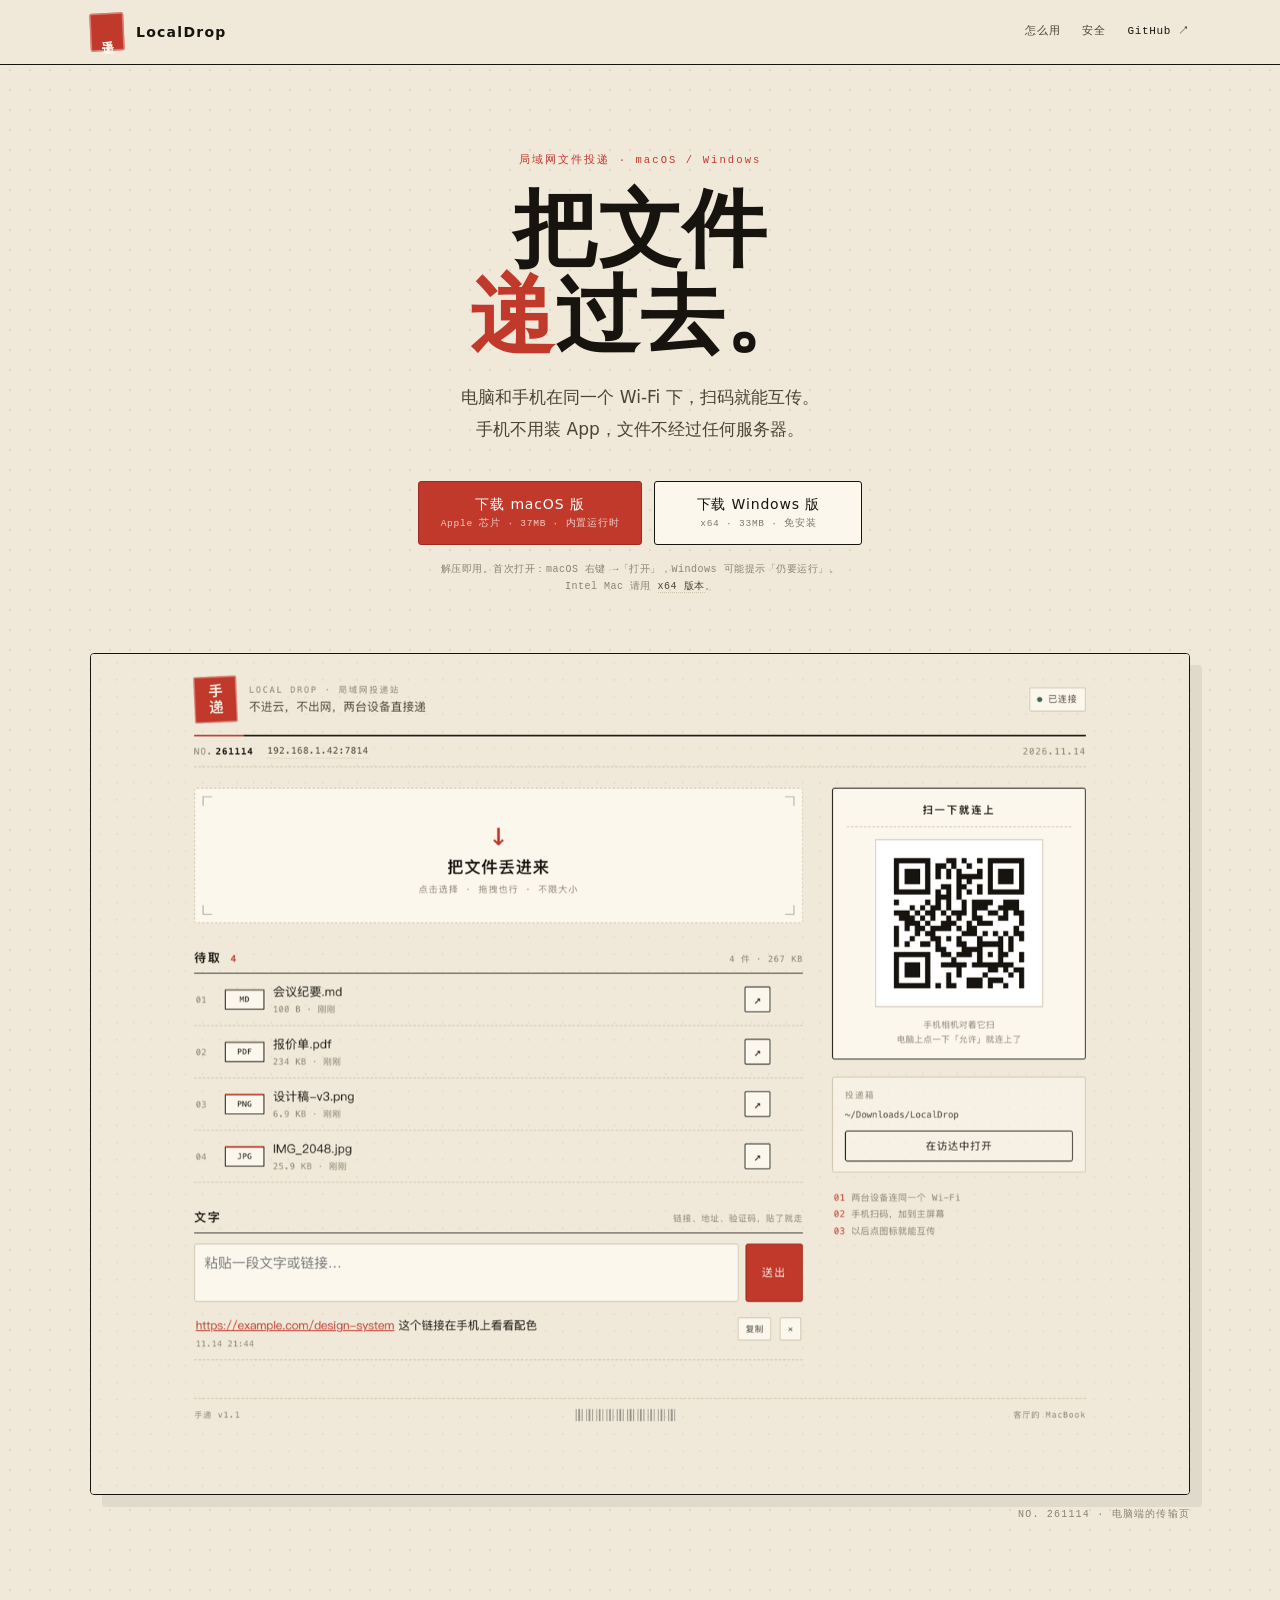
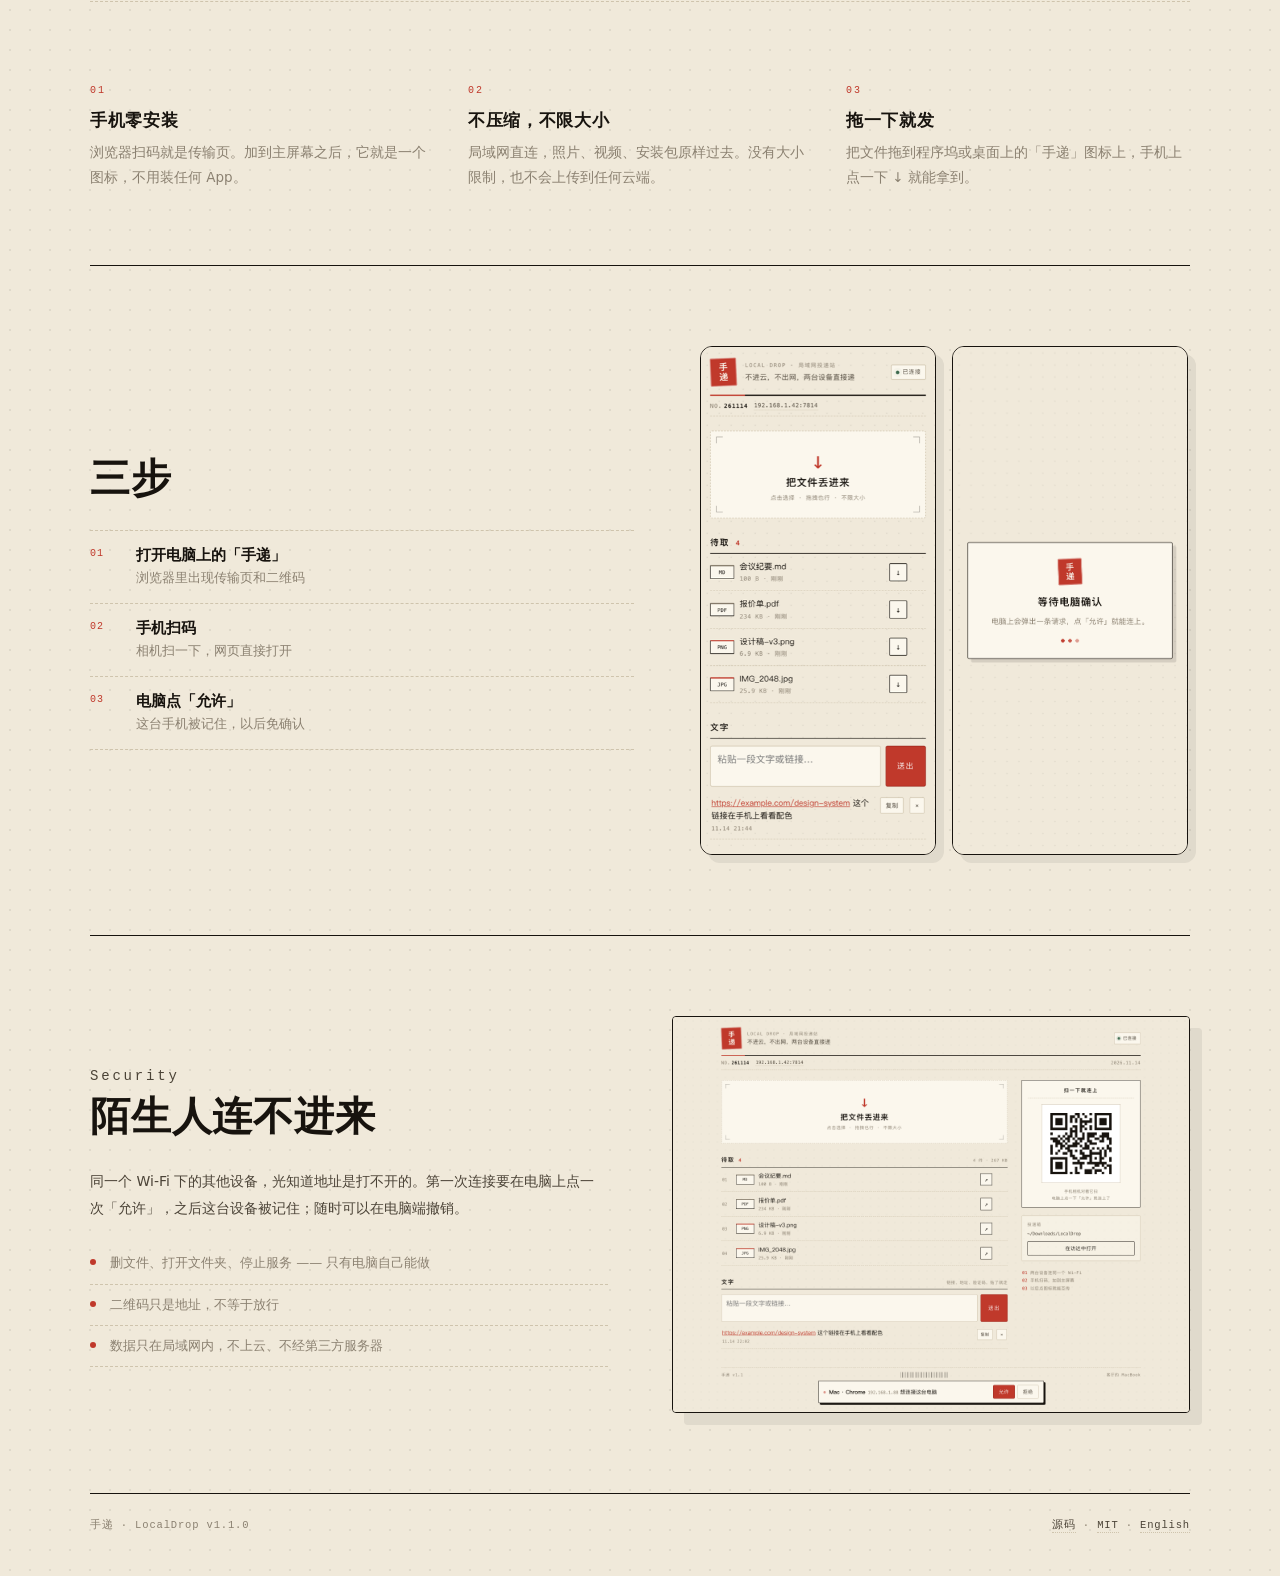
<file: docs/index.html>
<!doctype html>
<html lang="zh-CN">
<head>
<meta charset="utf-8">
<meta name="viewport" content="width=device-width, initial-scale=1">
<title>手递 · LocalDrop — 电脑和手机之间，把文件递过去</title>
<meta name="description" content="局域网文件投递：macOS / Windows 桌面端 + 手机浏览器。扫码即传，手机不装 App，文件不经过任何服务器。">
<meta name="theme-color" content="#f0e9da">
<link rel="icon" href="icon.svg" type="image/svg+xml">
<meta property="og:title" content="手递 · LocalDrop">
<meta property="og:description" content="电脑和手机在同一个 Wi-Fi 下，扫码就能互传。手机不装 App，文件不经过任何服务器。">
<meta property="og:image" content="screenshot-desktop.png">
<style>
:root {
  --paper: #f0e9da;
  --paper-2: #fbf7ed;
  --paper-3: #e8e0cd;
  --ink: #17130e;
  --ink-2: #4b4337;
  --muted: #8b8171;
  --line: #cfc4ad;
  --red: #c0392b;
  --red-dark: #9c2c21;
  --sans: "PingFang SC", "Hiragino Sans GB", "Noto Sans SC", "Source Han Sans SC",
          "Microsoft YaHei", system-ui, -apple-system, sans-serif;
  --mono: ui-monospace, "SFMono-Regular", "SF Mono", Menlo, Consolas, monospace;
}

* { box-sizing: border-box; }

html { scroll-behavior: smooth; }

body {
  margin: 0;
  color: var(--ink);
  font-family: var(--sans);
  background-color: var(--paper);
  background-image: radial-gradient(rgba(23, 19, 14, .075) 1px, transparent 1px);
  background-size: 20px 20px;
  -webkit-font-smoothing: antialiased;
}

a { color: inherit; }

.wrap {
  width: min(1100px, 100% - 48px);
  margin: 0 auto;
}

/* ---------------------------------------------------------------- 顶栏 */

.bar {
  position: sticky;
  top: 0;
  z-index: 10;
  background: rgba(240, 233, 218, .92);
  backdrop-filter: blur(10px);
  border-bottom: 1.5px solid var(--ink);
}

.bar .wrap {
  height: 64px;
  display: flex;
  align-items: center;
  gap: 13px;
}

.brand {
  display: flex;
  align-items: center;
  gap: 12px;
  text-decoration: none;
}

.seal {
  width: 34px;
  height: 38px;
  display: grid;
  place-items: center;
  background: var(--red);
  color: var(--paper-2);
  font-size: 12px;
  font-weight: 600;
  writing-mode: vertical-rl;
  letter-spacing: .1em;
  line-height: 1;
  border-radius: 2px;
  box-shadow: inset 0 0 0 1.5px rgba(255, 255, 255, .35);
  transform: rotate(-2.5deg);
}

.brand b {
  font-size: 14px;
  letter-spacing: .09em;
}

.brand .k {
  display: block;
  margin-top: 1px;
  font-family: var(--mono);
  font-size: 8.5px;
  letter-spacing: .22em;
  color: var(--muted);
}

nav {
  margin-left: auto;
  display: flex;
  align-items: center;
  gap: 22px;
  font-family: var(--mono);
  font-size: 11px;
  letter-spacing: .06em;
}

nav a {
  color: var(--ink-2);
  text-decoration: none;
  border-bottom: 1px solid transparent;
  padding-bottom: 2px;
}

nav a:hover { color: var(--red); border-color: var(--red); }

nav .gh { color: var(--ink); }

/* ---------------------------------------------------------------- 首屏 */

.hero { padding: 88px 0 48px; max-width: 760px; text-align: center; }

.eyebrow {
  margin: 0;
  font-family: var(--mono);
  font-size: 10.5px;
  letter-spacing: .2em;
  color: var(--red);
}

h1 {
  margin: 20px 0 24px;
  font-size: clamp(46px, 7.4vw, 84px);
  line-height: 1.02;
  letter-spacing: .01em;
  font-weight: 600;
}

h1 em {
  font-style: normal;
  color: var(--red);
}

.lede {
  margin: 0 auto;
  max-width: 520px;
  font-size: 17px;
  line-height: 1.85;
  color: var(--ink-2);
}

.cta {
  display: flex;
  flex-wrap: wrap;
  justify-content: center;
  gap: 12px;
  margin: 36px 0 16px;
}

.btn {
  display: flex;
  flex-direction: column;
  gap: 3px;
  min-width: 208px;
  padding: 14px 22px;
  background: var(--red);
  color: #fff;
  text-decoration: none;
  border: 1.5px solid var(--red-dark);
  border-radius: 3px;
  transition: background-color .15s, transform .15s;
}

.btn:hover { background: var(--red-dark); transform: translateY(-1px); }

.btn .os { font-size: 14px; letter-spacing: .06em; }

.btn .meta {
  font-family: var(--mono);
  font-size: 9.5px;
  letter-spacing: .08em;
  opacity: .75;
}

.btn.ghost {
  background: var(--paper-2);
  color: var(--ink);
  border-color: var(--ink);
}

.btn.ghost:hover { background: var(--ink); color: var(--paper-2); }
.btn.ghost .meta { opacity: .55; }
.btn.ghost:hover .meta { opacity: .7; }

.fine a {
  color: var(--ink-2);
  text-decoration: none;
  border-bottom: 1px dotted var(--line);
}

.fine a:hover { color: var(--red); border-color: var(--red); }

.fine {
  margin: 0 auto;
  max-width: 560px;
  font-family: var(--mono);
  font-size: 10px;
  line-height: 1.7;
  letter-spacing: .05em;
  color: var(--muted);
}

/* ---------------------------------------------------------------- 截图 */

.shot {
  margin: 10px auto 0;
  padding: 0;
}

.shot img {
  display: block;
  width: 100%;
  border: 1.5px solid var(--ink);
  border-radius: 4px;
  box-shadow: 12px 12px 0 rgba(23, 19, 14, .07);
}

.shot figcaption {
  margin-top: 12px;
  font-family: var(--mono);
  font-size: 10px;
  letter-spacing: .12em;
  color: var(--muted);
  text-align: right;
}

/* ---------------------------------------------------------------- 三个点 */

.points {
  display: grid;
  grid-template-columns: repeat(3, 1fr);
  gap: 34px;
  margin-top: 80px;
  padding: 76px 0;
  border-top: 1px dashed var(--line);
}

.point .num {
  font-family: var(--mono);
  font-size: 10px;
  letter-spacing: .2em;
  color: var(--red);
}

.point h3 {
  margin: 12px 0 8px;
  font-size: 17px;
  letter-spacing: .04em;
}

.point p {
  margin: 0;
  font-size: 13.5px;
  line-height: 1.8;
  color: var(--muted);
}

/* ---------------------------------------------------------------- 怎么用 */

.how {
  display: grid;
  grid-template-columns: 1.05fr .95fr;
  gap: 64px;
  align-items: center;
  padding: 80px 0;
  border-top: 1.5px solid var(--ink);
}

h2 {
  margin: 0 0 24px;
  font-size: clamp(28px, 3.4vw, 40px);
  letter-spacing: .02em;
  font-weight: 600;
}

.how ol {
  margin: 0;
  padding: 0;
  list-style: none;
  counter-reset: step;
}

.how li {
  counter-increment: step;
  position: relative;
  padding: 15px 0 15px 46px;
  border-bottom: 1px dashed var(--line);
}

.how li:first-child { border-top: 1px dashed var(--line); }

.how li::before {
  content: counter(step, decimal-leading-zero);
  position: absolute;
  left: 0;
  top: 17px;
  font-family: var(--mono);
  font-size: 10px;
  letter-spacing: .1em;
  color: var(--red);
}

.how li b { display: block; font-size: 15px; font-weight: 600; }

.how li span {
  display: block;
  margin-top: 3px;
  font-size: 12.5px;
  line-height: 1.6;
  color: var(--muted);
}

.how-shots {
  display: flex;
  gap: 16px;
  justify-content: center;
  align-items: flex-start;
}

.how-shots img {
  width: 48%;
  border: 1.5px solid var(--ink);
  border-radius: 12px;
  box-shadow: 8px 8px 0 rgba(23, 19, 14, .07);
}

/* ---------------------------------------------------------------- 安全 */

.security {
  display: grid;
  grid-template-columns: 1fr 1fr;
  gap: 64px;
  align-items: center;
  padding: 80px 0;
  border-top: 1.5px solid var(--ink);
}

.security p {
  margin: 0;
  font-size: 14px;
  line-height: 1.9;
  color: var(--ink-2);
}

.security ul {
  margin: 22px 0 0;
  padding: 0;
  list-style: none;
}

.security li {
  position: relative;
  padding: 9px 0 9px 20px;
  font-size: 13px;
  line-height: 1.7;
  color: var(--muted);
  border-bottom: 1px dashed var(--line);
}

.security li::before {
  content: "";
  position: absolute;
  left: 0;
  top: 16px;
  width: 6px;
  height: 6px;
  border-radius: 50%;
  background: var(--red);
}

.sec-shot { margin: 0; }

.sec-shot img {
  display: block;
  width: 100%;
  border: 1.5px solid var(--ink);
  border-radius: 4px;
  box-shadow: 12px 12px 0 rgba(23, 19, 14, .07);
}

/* ---------------------------------------------------------------- 页脚 */

footer {
  margin-top: 84px;
  padding: 24px 0 44px;
  border-top: 1.5px solid var(--ink);
  display: flex;
  justify-content: space-between;
  gap: 18px;
  font-family: var(--mono);
  font-size: 10.5px;
  letter-spacing: .08em;
  color: var(--muted);
}

footer a {
  color: var(--ink-2);
  text-decoration: none;
  border-bottom: 1px dotted var(--line);
  padding-bottom: 1px;
}

footer a:hover { color: var(--red); border-color: var(--red); }

/* ---------------------------------------------------------------- 动效 / 响应式 */

.hero > * {
  animation: rise .7s cubic-bezier(.2, .8, .2, 1) both;
}

.hero > *:nth-child(2) { animation-delay: .06s; }
.hero > *:nth-child(3) { animation-delay: .12s; }
.hero > *:nth-child(4) { animation-delay: .18s; }
.hero > *:nth-child(5) { animation-delay: .24s; }

@keyframes rise {
  from { opacity: 0; transform: translateY(12px); }
  to { opacity: 1; transform: none; }
}

@media (prefers-reduced-motion: reduce) {
  * { animation: none !important; transition: none !important; }
  html { scroll-behavior: auto; }
}

@media (max-width: 880px) {
  .hero { padding: 56px 0 32px; }
  .lede br { display: none; }
  .points { grid-template-columns: 1fr; gap: 28px; margin-top: 56px; padding: 56px 0; }
  .how, .security { grid-template-columns: 1fr; gap: 40px; padding: 56px 0; }
  .how-shots img { width: 47%; }
  nav a:not(.gh) { display: none; }
  .cta .btn { flex: 1 1 100%; min-width: 0; }
  footer { flex-direction: column; }
  h1 { font-size: clamp(42px, 10vw, 64px); }
}
</style>
</head>
<body>

<header class="bar">
  <div class="wrap">
    <a class="brand" href="#top">
      <span class="seal">手递</span>
      <b>LocalDrop</b>
    </a>
    <nav>
      <a href="#how">怎么用</a>
      <a href="#security">安全</a>
      <a class="gh" href="https://github.com/Aarontaken/shoudi">GitHub ↗</a>
    </nav>
  </div>
</header>

<main id="top">
  <section class="hero wrap">
    <p class="eyebrow">局域网文件投递 · macOS / Windows</p>
    <h1>把文件<br><em>递</em>过去。</h1>
    <p class="lede">电脑和手机在同一个 Wi-Fi 下，扫码就能互传。<br>手机不用装 App，文件不经过任何服务器。</p>
    <div class="cta">
      <a class="btn" href="https://github.com/Aarontaken/shoudi/releases/latest/download/shoudi-macos-arm64.zip">
        <span class="os">下载 macOS 版</span>
        <span class="meta">Apple 芯片 · 37MB · 内置运行时</span>
      </a>
      <a class="btn ghost" href="https://github.com/Aarontaken/shoudi/releases/latest/download/shoudi-windows-x64.zip">
        <span class="os">下载 Windows 版</span>
        <span class="meta">x64 · 33MB · 免安装</span>
      </a>
    </div>
    <p class="fine">解压即用。首次打开：macOS 右键 →「打开」，Windows 可能提示「仍要运行」。<br>
      Intel Mac 请用 <a href="https://github.com/Aarontaken/shoudi/releases/latest/download/shoudi-macos-x64.zip">x64 版本</a>。</p>
  </section>

  <figure class="shot wrap">
    <img src="screenshot-desktop.png" alt="手递桌面端界面">
    <figcaption>NO. 261114 · 电脑端的传输页</figcaption>
  </figure>

  <section class="points wrap">
    <div class="point">
      <span class="num">01</span>
      <h3>手机零安装</h3>
      <p>浏览器扫码就是传输页。加到主屏幕之后，它就是一个图标，不用装任何 App。</p>
    </div>
    <div class="point">
      <span class="num">02</span>
      <h3>不压缩，不限大小</h3>
      <p>局域网直连，照片、视频、安装包原样过去。没有大小限制，也不会上传到任何云端。</p>
    </div>
    <div class="point">
      <span class="num">03</span>
      <h3>拖一下就发</h3>
      <p>把文件拖到程序坞或桌面上的「手递」图标上，手机上点一下 ↓ 就能拿到。</p>
    </div>
  </section>

  <section class="how wrap" id="how">
    <div>
      <h2>三步</h2>
      <ol>
        <li><b>打开电脑上的「手递」</b><span>浏览器里出现传输页和二维码</span></li>
        <li><b>手机扫码</b><span>相机扫一下，网页直接打开</span></li>
        <li><b>电脑点「允许」</b><span>这台手机被记住，以后免确认</span></li>
      </ol>
    </div>
    <div class="how-shots">
      <img src="screenshot-mobile.png" alt="手机端传输页">
      <img src="screenshot-gate.png" alt="等待电脑确认">
    </div>
  </section>

  <section class="security wrap" id="security">
    <div>
      <p class="eyebrow">Security</p>
      <h2>陌生人连不进来</h2>
      <p>同一个 Wi-Fi 下的其他设备，光知道地址是打不开的。第一次连接要在电脑上点一次「允许」，之后这台设备被记住；随时可以在电脑端撤销。</p>
      <ul>
        <li>删文件、打开文件夹、停止服务 —— 只有电脑自己能做</li>
        <li>二维码只是地址，不等于放行</li>
        <li>数据只在局域网内，不上云、不经第三方服务器</li>
      </ul>
    </div>
    <figure class="sec-shot">
      <img src="screenshot-approve.png" alt="电脑端确认连接请求">
    </figure>
  </section>

  <footer class="wrap">
    <div>手递 · LocalDrop v1.1.0</div>
    <div>
      <a href="https://github.com/Aarontaken/shoudi">源码</a> ·
      <a href="https://github.com/Aarontaken/shoudi/blob/main/LICENSE">MIT</a> ·
      <a href="https://github.com/Aarontaken/shoudi/blob/main/README.en.md">English</a>
    </div>
  </footer>
</main>

</body>
</html>
</file>
